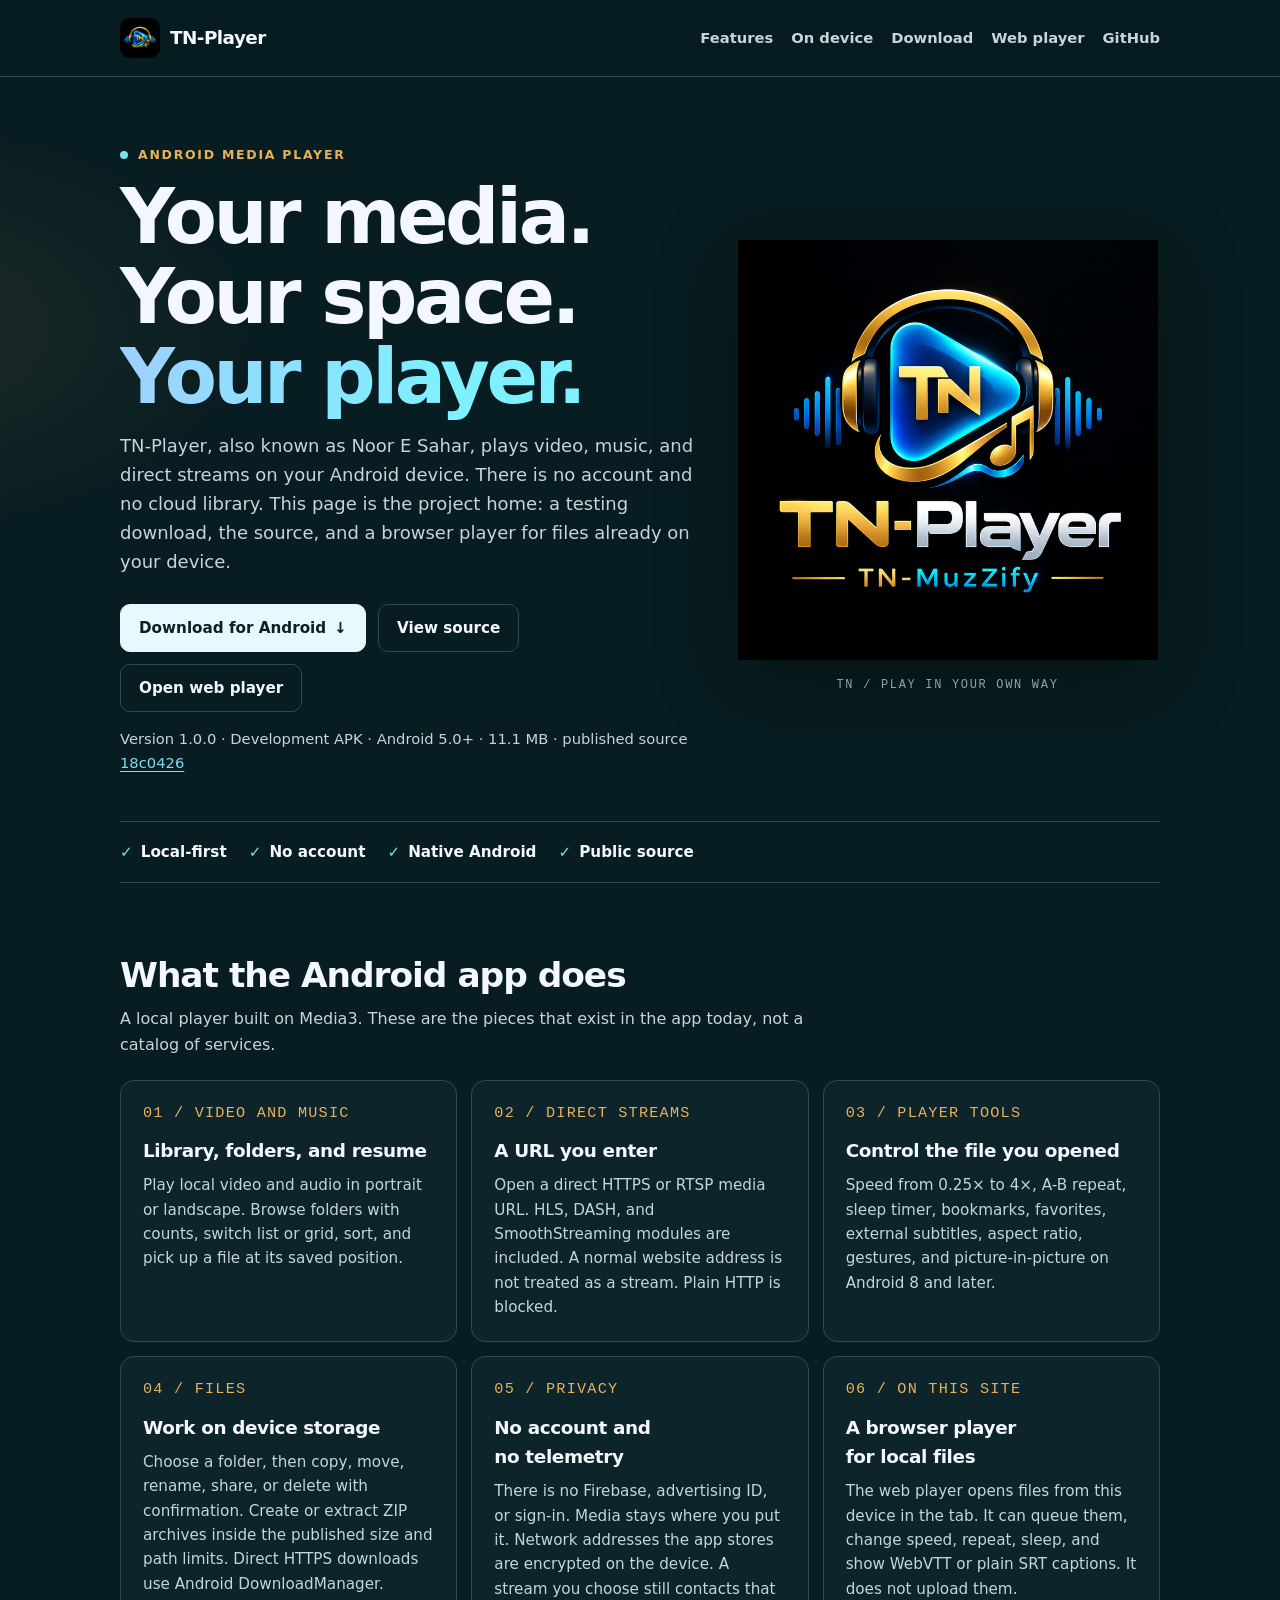
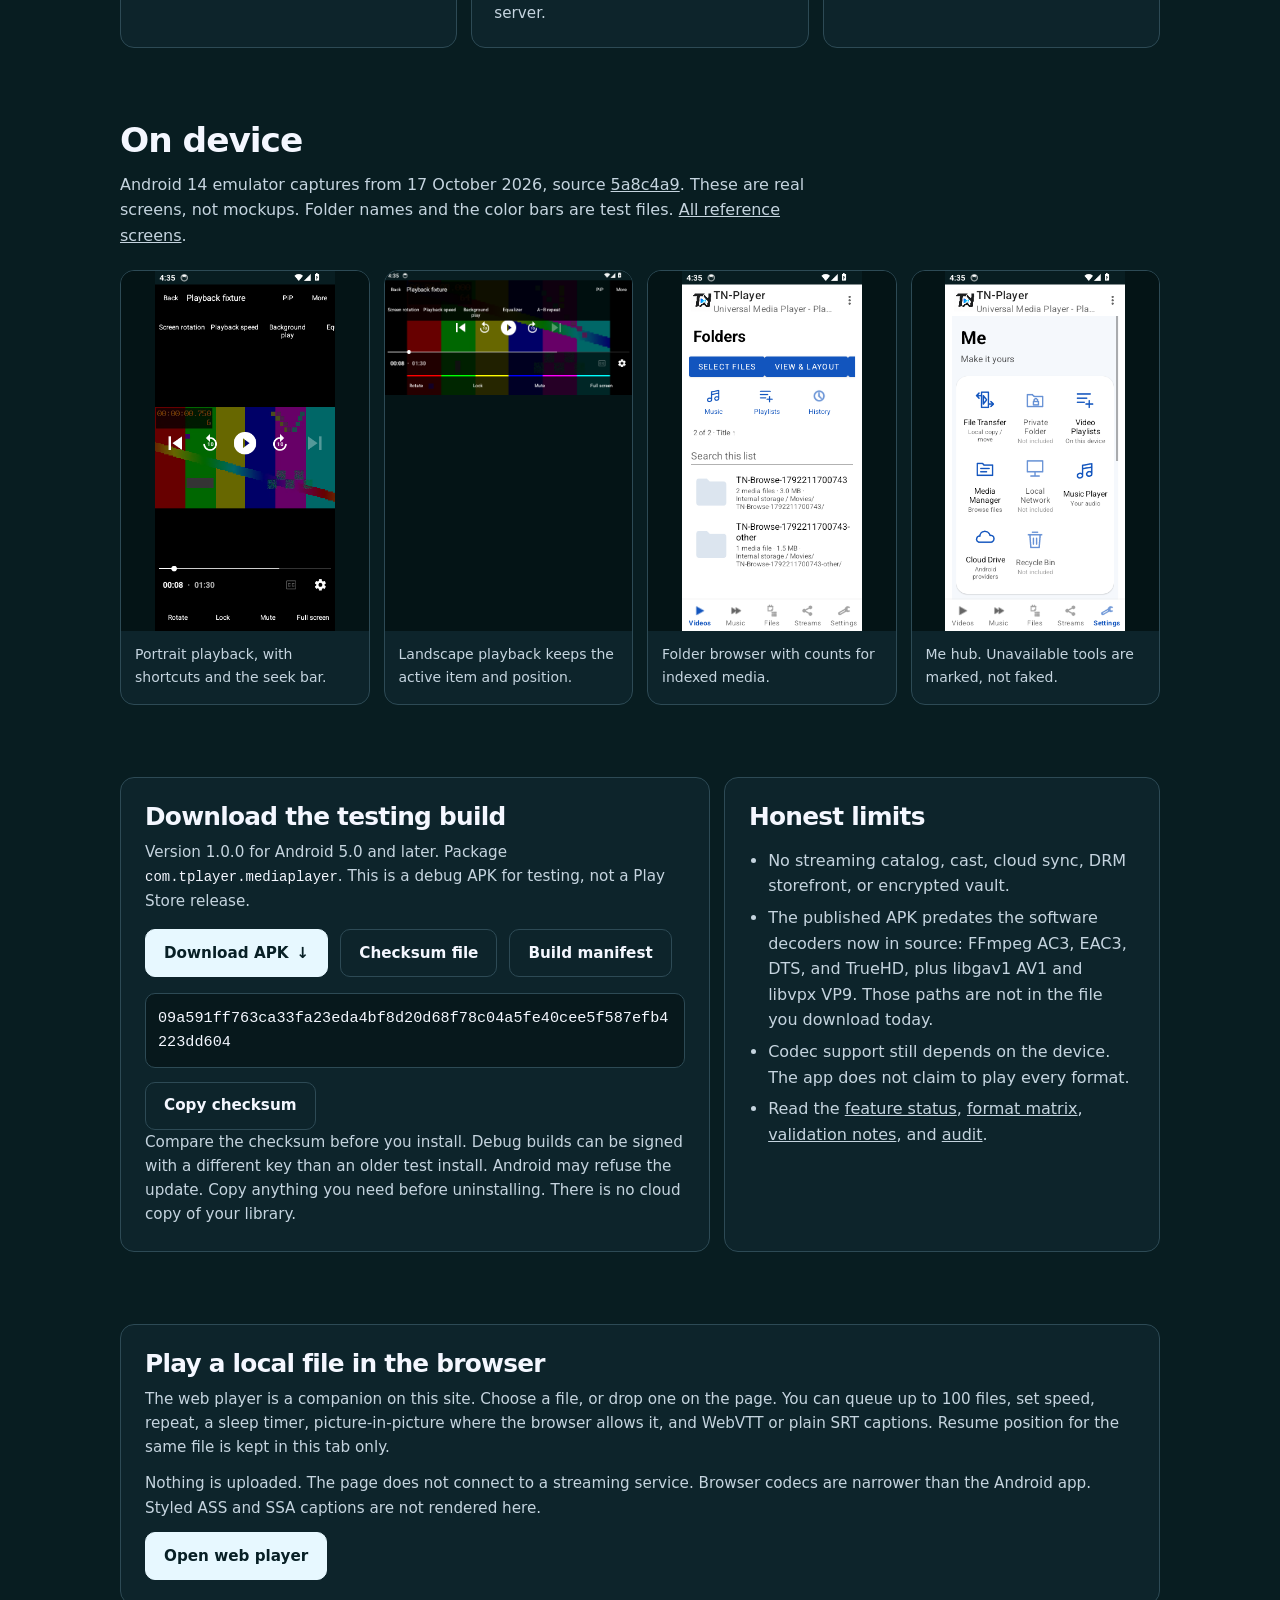
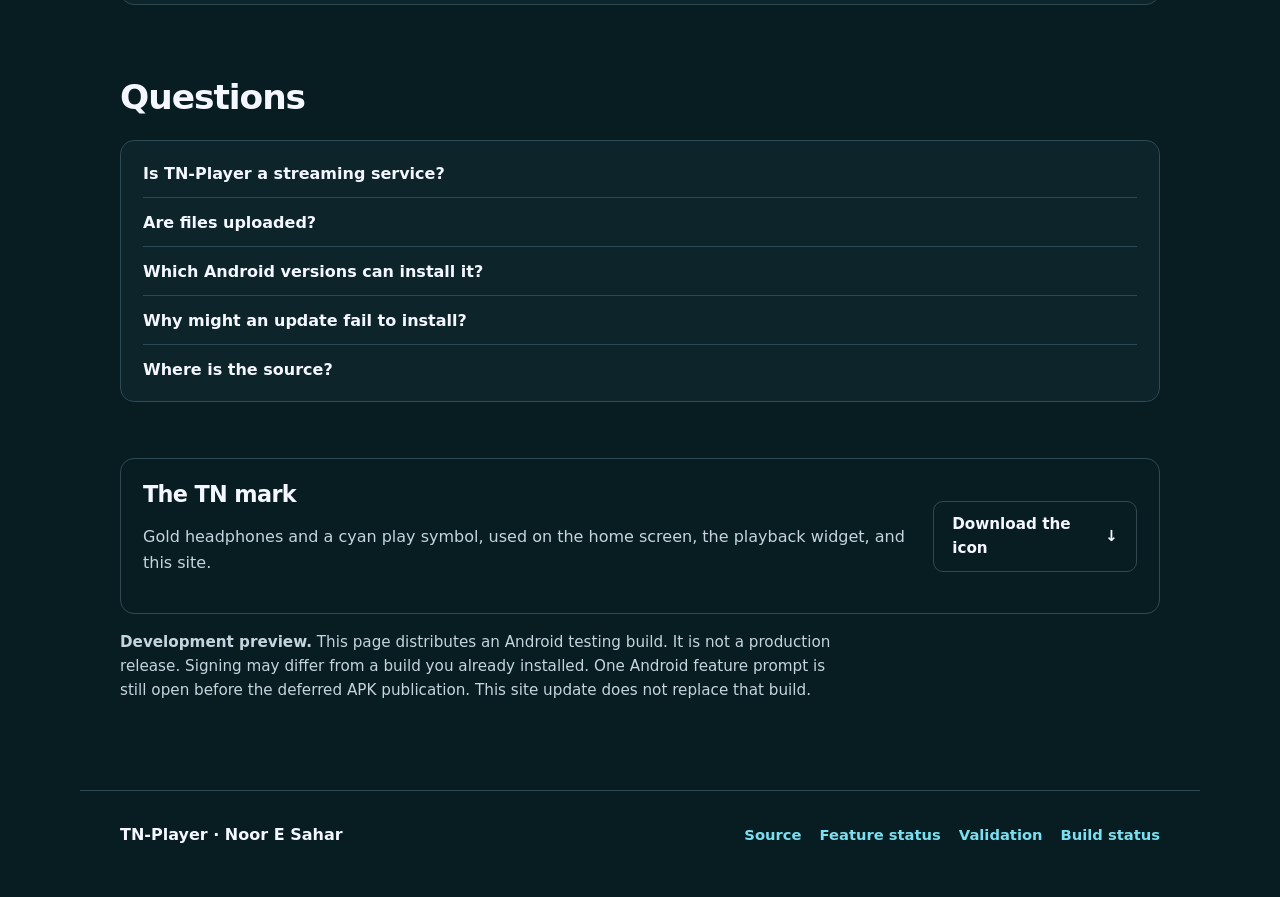
<file: index.html>
<!doctype html>
<html lang="en">
<head>
<meta charset="utf-8">
<meta name="viewport" content="width=device-width, initial-scale=1">
<title>TN-Player — local Android media player</title>
<meta name="description" content="TN-Player (Noor E Sahar) is a local-first Android player for video, music, and direct streams. Download the testing build or open a file in the browser. No account.">
<meta name="application-name" content="TN-Player">
<meta name="robots" content="index, follow">
<meta name="theme-color" content="#081d21">
<meta name="color-scheme" content="dark">
<link rel="canonical" href="https://tajoor621.github.io/TN-Player/">
<meta property="og:type" content="website">
<meta property="og:site_name" content="TN-Player">
<meta property="og:locale" content="en_US">
<meta property="og:title" content="TN-Player — local Android media player">
<meta property="og:description" content="Local-first Android player for video, music, and direct streams. Testing build, public source, and a browser player for files on your device.">
<meta property="og:url" content="https://tajoor621.github.io/TN-Player/">
<meta property="og:image" content="https://tajoor621.github.io/TN-Player/assets/tn-player-brand.png">
<meta property="og:image:alt" content="TN-Player icon: gold TN headphones and a cyan play symbol">
<meta property="og:image:width" content="768">
<meta property="og:image:height" content="768">
<meta name="twitter:card" content="summary">
<meta name="twitter:title" content="TN-Player — local Android media player">
<meta name="twitter:description" content="Local-first Android player for video, music, and direct streams. No account and no cloud library.">
<meta name="twitter:image" content="https://tajoor621.github.io/TN-Player/assets/tn-player-brand.png">
<meta name="twitter:image:alt" content="TN-Player icon: gold TN headphones and a cyan play symbol">
<link rel="manifest" href="./manifest.webmanifest">
<link rel="icon" type="image/png" href="assets/tn-player-icon.png">
<link rel="apple-touch-icon" href="assets/tn-player-icon.png">
<link rel="stylesheet" href="./site.css">
<script src="./pwa.js" defer></script>
<script type="application/ld+json">
{
  "@context": "https://schema.org",
  "@type": "SoftwareApplication",
  "name": "TN-Player",
  "alternateName": "Noor E Sahar",
  "applicationCategory": "MultimediaApplication",
  "operatingSystem": "Android 5.0 and later",
  "softwareVersion": "1.0.0",
  "url": "https://tajoor621.github.io/TN-Player/",
  "downloadUrl": "https://tajoor621.github.io/TN-Player/downloads/TN-Player-1.0.0-debug.apk",
  "codeRepository": "https://github.com/Tajoor621/TN-Player",
  "description": "Local-first Android media player for video, music, and direct streams. Development build with no account and no cloud library.",
  "isAccessibleForFree": true,
  "offers": {
    "@type": "Offer",
    "price": "0",
    "priceCurrency": "USD"
  },
  "sameAs": "https://github.com/Tajoor621/TN-Player",
  "screenshot": [
    {
      "@type": "ImageObject",
      "url": "https://tajoor621.github.io/TN-Player/validation/reference-ui/player-portrait.png",
      "caption": "Portrait playback on an Android 14 emulator"
    },
    {
      "@type": "ImageObject",
      "url": "https://tajoor621.github.io/TN-Player/validation/reference-ui/folders.png",
      "caption": "Folder browser on an Android 14 emulator"
    }
  ]
}
</script>
</head>
<body>
<a class="skip" href="#main">Skip to content</a>
<header class="app-titlebar">
<div class="bar">
<a class="brand" href="./" aria-current="page"><img src="assets/tn-player-icon.png" alt="" width="40" height="40">TN-Player</a>
<button type="button" class="menu-button" aria-expanded="false" aria-controls="primary-nav">Menu</button>
<nav id="primary-nav" aria-label="Primary">
<a href="#experience">Features</a>
<a href="#screens">On device</a>
<a href="#download">Download</a>
<a href="./player.html">Web player</a>
<a href="https://github.com/Tajoor621/TN-Player">GitHub</a>
</nav>
</div>
</header>
<main id="main">
<section class="hero" aria-labelledby="title">
<div>
<p class="eyebrow">Android media player</p>
<h1 id="title">Your media.<br>Your space.<br><span class="gradient">Your player.</span></h1>
<p class="lede">TN-Player, also known as Noor E Sahar, plays video, music, and direct streams on your Android device. There is no account and no cloud library. This page is the project home: a testing download, the source, and a browser player for files already on your device.</p>
<div class="actions">
<a class="button primary" href="downloads/TN-Player-1.0.0-debug.apk" download>Download for Android <span aria-hidden="true">↓</span></a>
<a class="button" href="https://github.com/Tajoor621/TN-Player">View source</a>
<a class="button" href="./player.html">Open web player</a>
</div>
<p class="note" id="build-meta">Version 1.0.0 · Development APK · Android 5.0+</p>
</div>
<figure class="art">
<img src="assets/tn-player-brand.png" alt="TN-Player icon: gold TN headphones and a cyan play symbol" width="768" height="768" fetchpriority="high">
<figcaption>TN / PLAY IN YOUR OWN WAY</figcaption>
</figure>
</section>
<ul class="facts" aria-label="Product facts">
<li><span aria-hidden="true">✓</span>Local-first</li>
<li><span aria-hidden="true">✓</span>No account</li>
<li><span aria-hidden="true">✓</span>Native Android</li>
<li><span aria-hidden="true">✓</span>Public source</li>
</ul>
<section id="experience" aria-labelledby="experience-title">
<div class="section-head">
<h2 id="experience-title">What the Android app does</h2>
<p>A local player built on Media3. These are the pieces that exist in the app today, not a catalog of services.</p>
</div>
<div class="cards">
<article class="card"><p class="number">01 / VIDEO AND MUSIC</p><h3>Library, folders, and resume</h3><p>Play local video and audio in portrait or landscape. Browse folders with counts, switch list or grid, sort, and pick up a file at its saved position.</p></article>
<article class="card"><p class="number">02 / DIRECT STREAMS</p><h3>A URL you enter</h3><p>Open a direct HTTPS or RTSP media URL. HLS, DASH, and SmoothStreaming modules are included. A normal website address is not treated as a stream. Plain HTTP is blocked.</p></article>
<article class="card"><p class="number">03 / PLAYER TOOLS</p><h3>Control the file you opened</h3><p>Speed from 0.25× to 4×, A-B repeat, sleep timer, bookmarks, favorites, external subtitles, aspect ratio, gestures, and picture-in-picture on Android 8 and later.</p></article>
<article class="card"><p class="number">04 / FILES</p><h3>Work on device storage</h3><p>Choose a folder, then copy, move, rename, share, or delete with confirmation. Create or extract ZIP archives inside the published size and path limits. Direct HTTPS downloads use Android DownloadManager.</p></article>
<article class="card"><p class="number">05 / PRIVACY</p><h3>No account and no telemetry</h3><p>There is no Firebase, advertising ID, or sign-in. Media stays where you put it. Network addresses the app stores are encrypted on the device. A stream you choose still contacts that server.</p></article>
<article class="card"><p class="number">06 / ON THIS SITE</p><h3>A browser player for local files</h3><p>The web player opens files from this device in the tab. It can queue them, change speed, repeat, sleep, and show WebVTT or plain SRT captions. It does not upload them.</p></article>
</div>
</section>
<section id="screens" aria-labelledby="screens-title">
<div class="section-head">
<h2 id="screens-title">On device</h2>
<p>Android 14 emulator captures from 17 October 2026, source <a href="https://github.com/Tajoor621/TN-Player/commit/5a8c4a9e59e757985556f12bd675808cd22215e5">5a8c4a9</a>. These are real screens, not mockups. Folder names and the color bars are test files. <a href="https://github.com/Tajoor621/TN-Player/blob/main/validation/reference-ui/README.md">All reference screens</a>.</p>
</div>
<div class="shots">
<figure class="shot">
<img src="validation/reference-ui/player-portrait.png" width="320" height="640" alt="Portrait Android player with a color-bar test video, seek bar at 8 seconds of 1 minute 30, and Rotate, Lock, Mute, and Full screen controls." loading="lazy" decoding="async">
<figcaption>Portrait playback, with shortcuts and the seek bar.</figcaption>
</figure>
<figure class="shot">
<img src="validation/reference-ui/player-landscape.png" width="640" height="320" alt="Landscape Android player showing the same color-bar video, with Equalizer and A-B repeat shortcuts above the transport controls." loading="lazy" decoding="async">
<figcaption>Landscape playback keeps the active item and position.</figcaption>
</figure>
<figure class="shot">
<img src="validation/reference-ui/folders.png" width="320" height="640" alt="Videos tab in folder view listing two test folders with media counts, plus bottom tabs for Videos, Music, Files, Streams, and Settings." loading="lazy" decoding="async">
<figcaption>Folder browser with counts for indexed media.</figcaption>
</figure>
<figure class="shot">
<img src="validation/reference-ui/settings-hub.png" width="320" height="640" alt="Settings hub titled Me. File Transfer, video playlists, media manager, and music are available. Private Folder, Local Network, and Recycle Bin are marked not included. Cloud Drive opens Android providers." loading="lazy" decoding="async">
<figcaption>Me hub. Unavailable tools are marked, not faked.</figcaption>
</figure>
</div>
</section>
<section id="download" aria-labelledby="download-title">
<div class="split">
<div class="panel">
<h2 id="download-title">Download the testing build</h2>
<p>Version 1.0.0 for Android 5.0 and later. Package <code>com.tplayer.mediaplayer</code>. This is a debug APK for testing, not a Play Store release.</p>
<div class="actions">
<a class="button primary" href="downloads/TN-Player-1.0.0-debug.apk" download>Download APK <span aria-hidden="true">↓</span></a>
<a class="button" href="downloads/SHA256SUMS.txt">Checksum file</a>
<a class="button" href="build-info.json">Build manifest</a>
</div>
<p class="hash"><span class="visually-hidden">SHA-256 checksum. </span><span id="checksum">The checksum loads from SHA256SUMS.txt when this page is online.</span></p>
<p><button type="button" id="copy-checksum">Copy checksum</button> <span id="checksum-status" role="status"></span></p>
<noscript><p>JavaScript fills the published commit and checksum from the build files. The download links work without it.</p></noscript>
<p>Compare the checksum before you install. Debug builds can be signed with a different key than an older test install. Android may refuse the update. Copy anything you need before uninstalling. There is no cloud copy of your library.</p>
</div>
<div class="panel">
<h2>Honest limits</h2>
<ul>
<li>No streaming catalog, cast, cloud sync, DRM storefront, or encrypted vault.</li>
<li>The published APK predates the software decoders now in source: FFmpeg AC3, EAC3, DTS, and TrueHD, plus libgav1 AV1 and libvpx VP9. Those paths are not in the file you download today.</li>
<li>Codec support still depends on the device. The app does not claim to play every format.</li>
<li>Read the <a href="https://github.com/Tajoor621/TN-Player/blob/main/FEATURE_STATUS.md">feature status</a>, <a href="https://github.com/Tajoor621/TN-Player/blob/main/docs/FORMATS.md">format matrix</a>, <a href="https://github.com/Tajoor621/TN-Player/blob/main/VALIDATION.md">validation notes</a>, and <a href="https://github.com/Tajoor621/TN-Player/blob/main/AUDIT.md">audit</a>.</li>
</ul>
</div>
</div>
</section>
<section id="web" aria-labelledby="web-title" class="panel">
<h2 id="web-title">Play a local file in the browser</h2>
<p>The web player is a companion on this site. Choose a file, or drop one on the page. You can queue up to 100 files, set speed, repeat, a sleep timer, picture-in-picture where the browser allows it, and WebVTT or plain SRT captions. Resume position for the same file is kept in this tab only.</p>
<p>Nothing is uploaded. The page does not connect to a streaming service. Browser codecs are narrower than the Android app. Styled ASS and SSA captions are not rendered here.</p>
<p><a class="button primary" href="./player.html">Open web player</a></p>
</section>
<section id="questions" aria-labelledby="questions-title">
<div class="section-head">
<h2 id="questions-title">Questions</h2>
</div>
<div class="faq">
<details>
<summary>Is TN-Player a streaming service?</summary>
<p>No. It plays media on your device and direct stream URLs you enter. It does not host a catalog.</p>
</details>
<details>
<summary>Are files uploaded?</summary>
<p>The Android app reads local files and the URLs you add. The web player keeps the file in the browser tab. A stream you choose contacts that server. Embedded passwords in stream URLs are rejected.</p>
</details>
<details>
<summary>Which Android versions can install it?</summary>
<p>Android 5.0 (API 21) and later. The project compiles against API 34. Picture-in-picture needs Android 8 or later.</p>
</details>
<details>
<summary>Why might an update fail to install?</summary>
<p>The download is a debug testing build. Its signing key can differ from an older test build. Uninstalling the older copy may be required. Save what you need first.</p>
</details>
<details>
<summary>Where is the source?</summary>
<p>The repository is <a href="https://github.com/Tajoor621/TN-Player">github.com/Tajoor621/TN-Player</a>. Build instructions are in the README. Publishing a new APK is manually gated while feature work is still open.</p>
</details>
</div>
</section>
<section class="identity" aria-labelledby="identity-title">
<div>
<h2 id="identity-title">The TN mark</h2>
<p>Gold headphones and a cyan play symbol, used on the home screen, the playback widget, and this site.</p>
</div>
<a class="button" href="assets/tn-player-icon.png" download="TN-Player-logo.png">Download the icon <span aria-hidden="true">↓</span></a>
</section>
<p class="status"><strong>Development preview.</strong> This page distributes an Android testing build. It is not a production release. Signing may differ from a build you already installed. One Android feature prompt is still open before the deferred APK publication. This site update does not replace that build.</p>
</main>
<footer>
<p>TN-Player · Noor E Sahar</p>
<nav aria-label="Footer">
<a href="https://github.com/Tajoor621/TN-Player">Source</a>
<a href="https://github.com/Tajoor621/TN-Player/blob/main/FEATURE_STATUS.md">Feature status</a>
<a href="https://github.com/Tajoor621/TN-Player/blob/main/VALIDATION.md">Validation</a>
<a href="https://github.com/Tajoor621/TN-Player/actions">Build status</a>
</nav>
</footer>
<script>
if ("serviceWorker" in navigator) {
    navigator.serviceWorker.register("./sw.js").catch(error => {
        console.warn("TN-Player offline setup failed:", error);
    });
}
</script>
</body>
</html>
</file>
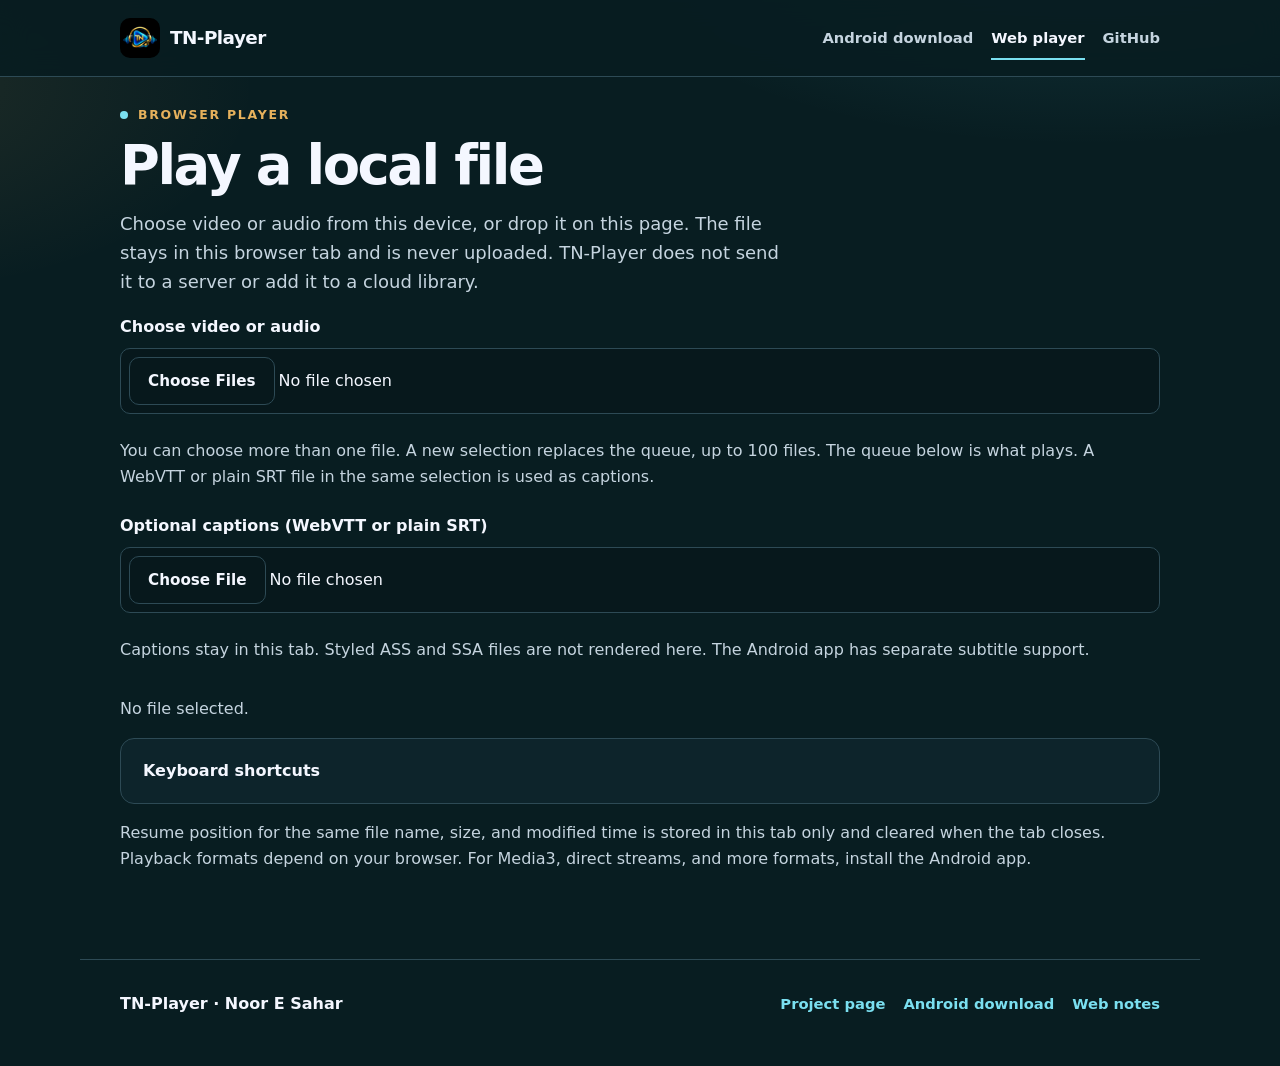
<file: player.html>
<!doctype html>
<html lang="en">
<head>
<meta charset="utf-8">
<meta name="viewport" content="width=device-width, initial-scale=1">
<title>Play a local file · TN-Player</title>
<meta name="description" content="Play video and audio from this device in the TN-Player web player. Files stay in your browser and are never uploaded.">
<meta name="robots" content="index, follow">
<meta name="theme-color" content="#081d21">
<meta name="color-scheme" content="dark">
<link rel="canonical" href="https://tajoor621.github.io/TN-Player/player.html">
<meta property="og:type" content="website">
<meta property="og:site_name" content="TN-Player">
<meta property="og:title" content="Play a local file · TN-Player">
<meta property="og:description" content="Browser player for video and audio on this device. Nothing is uploaded. Not a streaming catalog.">
<meta property="og:url" content="https://tajoor621.github.io/TN-Player/player.html">
<meta property="og:image" content="https://tajoor621.github.io/TN-Player/assets/tn-player-brand.png">
<meta property="og:image:alt" content="TN-Player icon: gold TN headphones and a cyan play symbol">
<meta name="twitter:card" content="summary">
<meta name="twitter:title" content="Play a local file · TN-Player">
<meta name="twitter:description" content="Browser player for video and audio on this device. Nothing is uploaded.">
<meta name="twitter:image" content="https://tajoor621.github.io/TN-Player/assets/tn-player-brand.png">
<link rel="manifest" href="./manifest.webmanifest">
<link rel="icon" href="./assets/tn-player-icon.png" type="image/png">
<link rel="apple-touch-icon" href="./assets/tn-player-icon.png">
<link rel="stylesheet" href="./site.css">
<script src="./pwa.js" defer></script>
</head>
<body class="player-page">
<a class="skip" href="#main">Skip to content</a>
<header class="app-titlebar">
<div class="bar">
<a class="brand" href="./"><img src="./assets/tn-player-icon.png" width="40" height="40" alt="">TN-Player</a>
<button type="button" class="menu-button" aria-expanded="false" aria-controls="primary-nav">Menu</button>
<nav id="primary-nav" aria-label="Primary">
<a href="./#download">Android download</a>
<a href="./player.html" aria-current="page">Web player</a>
<a href="https://github.com/Tajoor621/TN-Player">GitHub</a>
</nav>
</div>
</header>
<main id="main">
<p class="eyebrow">Browser player</p>
<h1>Play a local file</h1>
<p class="lede">Choose video or audio from this device, or drop it on this page. The file stays in this browser tab and is never uploaded. TN-Player does not send it to a server or add it to a cloud library.</p>
<div class="picker">
<label for="media-file">Choose video or audio</label>
<input id="media-file" type="file" multiple accept="video/*,audio/*,.mkv,.m4a,.flac,.wav,.ogg,.webm,.mp4,.mp3,.aac,.opus,.srt,.vtt" aria-describedby="file-hint">
<p id="file-hint">You can choose more than one file. A new selection replaces the queue, up to 100 files. The queue below is what plays. A WebVTT or plain SRT file in the same selection is used as captions.</p>
<label for="subtitle-file">Optional captions (WebVTT or plain SRT)</label>
<input id="subtitle-file" type="file" accept=".vtt,.srt,text/vtt" aria-describedby="caption-hint">
<p id="caption-hint">Captions stay in this tab. Styled ASS and SSA files are not rendered here. The Android app has separate subtitle support.</p>
</div>
<video id="media" controls playsinline preload="metadata" aria-label="Local media playback" hidden></video>
<p id="status" role="status" aria-live="polite">No file selected.</p>
<fieldset id="tools" hidden>
<legend>Playback options</legend>
<label for="rate">Speed
<select id="rate">
<option value="0.5">0.5×</option>
<option value="0.75">0.75×</option>
<option value="1" selected>1×</option>
<option value="1.25">1.25×</option>
<option value="1.5">1.5×</option>
<option value="2">2×</option>
</select>
</label>
<label for="repeat">Repeat
<select id="repeat">
<option value="off" selected>Off</option>
<option value="one">This file</option>
<option value="all">Queue</option>
</select>
</label>
<label for="sleep">Sleep timer
<select id="sleep">
<option value="0" selected>Off</option>
<option value="15">15 minutes</option>
<option value="30">30 minutes</option>
<option value="45">45 minutes</option>
<option value="60">60 minutes</option>
</select>
</label>
<button id="pip" type="button">Picture in picture</button>
<button id="clear-queue" type="button">Clear queue</button>
</fieldset>
<ol id="queue" hidden aria-label="Playback queue"></ol>
<button id="install" class="primary" type="button" hidden>Install web player</button>
<details class="faq">
<summary>Keyboard shortcuts</summary>
<ul class="shortcuts">
<li><kbd>Space</kbd> or <kbd>K</kbd> plays or pauses when focus is not on a control or the video</li>
<li><kbd>Left</kbd> and <kbd>Right</kbd> seek 10 seconds</li>
<li><kbd>M</kbd> mutes, <kbd>F</kbd> toggles full screen</li>
<li><kbd>N</kbd> plays the next file, <kbd>P</kbd> the previous file</li>
</ul>
<p>The video controls keep their own keys while that control is focused. The Android app supports 0.25× to 4×. This page offers the speeds above.</p>
</details>
<p>Resume position for the same file name, size, and modified time is stored in this tab only and cleared when the tab closes. Playback formats depend on your browser. For Media3, direct streams, and more formats, install the Android app.</p>
<noscript><p>Choosing a file needs JavaScript so the page can play it locally. Files are not uploaded either way.</p></noscript>
</main>
<footer>
<p>TN-Player · Noor E Sahar</p>
<nav aria-label="Footer">
<a href="./">Project page</a>
<a href="./#download">Android download</a>
<a href="https://github.com/Tajoor621/TN-Player/blob/main/docs/PWA.md">Web notes</a>
</nav>
</footer>
<script>
if ("serviceWorker" in navigator) {
    navigator.serviceWorker.register("./sw.js").catch(error => {
        console.warn("TN-Player offline setup failed:", error);
    });
}
</script>
</body>
</html>
</file>
<file: site.css>
:root {
  color-scheme: dark;
  --ink: #081d21;
  --card: #0d242b;
  --text: #f4f7ff;
  --muted: #c5d4df;
  --faint: #a9c0ce;
  --line: #2d4a55;
  --accent: #7adff0;
  --gold: #e6b15c;
  --primary-bg: #e7f8ff;
  --primary-text: #082026;
  --focus: #9aecf8;
  --max: 1120px;
  --header: 76px;
}

* { box-sizing: border-box; }

html { scroll-behavior: smooth; }

body {
  margin: 0;
  background:
    radial-gradient(900px 420px at 85% -10%, rgba(90, 212, 234, 0.16), transparent 60%),
    radial-gradient(700px 380px at -10% 8%, rgba(230, 177, 92, 0.1), transparent 55%),
    var(--ink);
  color: var(--text);
  font: 16px/1.6 system-ui, -apple-system, BlinkMacSystemFont, "Segoe UI", sans-serif;
}

img { max-width: 100%; height: auto; }

a { color: inherit; }

p { color: var(--muted); }

h1, h2, h3 { color: var(--text); text-wrap: balance; }

h1 {
  font-size: clamp(2.5rem, 7vw, 4.75rem);
  line-height: 1.05;
  letter-spacing: -0.045em;
  font-weight: 720;
  margin: 12px 0 16px;
}

h2 {
  font-size: clamp(1.7rem, 3vw, 2.15rem);
  line-height: 1.2;
  letter-spacing: -0.03em;
  margin: 0;
}

h3 { font-size: 1.15rem; letter-spacing: -0.02em; margin: 0 0 8px; }

:focus-visible {
  outline: 3px solid var(--focus);
  outline-offset: 3px;
}

.skip {
  position: absolute;
  left: 16px;
  top: 8px;
  transform: translateY(-150%);
  background: var(--primary-bg);
  color: var(--primary-text);
  padding: 10px 14px;
  border-radius: 8px;
  z-index: 8;
  font-weight: 700;
}

.skip:focus { transform: none; }

.app-titlebar {
  position: sticky;
  top: 0;
  z-index: 5;
  border-bottom: 1px solid var(--line);
  background: rgba(8, 29, 33, 0.92);
  backdrop-filter: blur(14px);
}

.menu-button { display: none; }

.bar {
  max-width: var(--max);
  margin: 0 auto;
  min-height: var(--header);
  padding: 10px 40px;
  display: flex;
  align-items: center;
  justify-content: space-between;
  gap: 12px 28px;
  flex-wrap: wrap;
}

.brand {
  display: inline-flex;
  align-items: center;
  gap: 10px;
  color: var(--text);
  text-decoration: none;
  font-weight: 750;
  letter-spacing: -0.03em;
  font-size: 1.15rem;
  min-height: 44px;
}

.brand img { width: 40px; height: 40px; border-radius: 10px; }

nav { display: flex; flex-wrap: wrap; gap: 6px 18px; }

nav a {
  color: var(--muted);
  text-decoration: none;
  font-size: 0.92rem;
  font-weight: 650;
  min-height: 44px;
  display: inline-flex;
  align-items: center;
}

nav a:hover { color: var(--text); }

nav a[aria-current="page"] { color: var(--text); box-shadow: inset 0 -2px 0 var(--accent); }

main {
  max-width: var(--max);
  margin: 0 auto;
  padding: 28px 40px 72px;
}

.hero {
  display: grid;
  grid-template-columns: minmax(0, 1.15fr) minmax(260px, 0.85fr);
  gap: 28px 40px;
  align-items: center;
  margin-top: 12px;
  padding: 28px 0 20px;
}

.eyebrow {
  display: flex;
  align-items: center;
  gap: 10px;
  margin: 0;
  color: var(--gold);
  font-size: 0.78rem;
  font-weight: 750;
  letter-spacing: 0.14em;
  text-transform: uppercase;
}

.eyebrow::before {
  content: "";
  width: 8px;
  height: 8px;
  border-radius: 50%;
  background: var(--accent);
}

.lede { max-width: 42rem; font-size: 1.125rem; margin-top: 0; }

.gradient { color: var(--accent); }

@supports ((-webkit-background-clip: text) or (background-clip: text)) {
  .gradient {
    background: linear-gradient(100deg, #9fd0ff, #7ef0ff 70%);
    -webkit-background-clip: text;
    background-clip: text;
    color: transparent;
  }
}

.actions { display: flex; flex-wrap: wrap; gap: 12px; margin-top: 28px; }

.button, button, input::file-selector-button {
  display: inline-flex;
  align-items: center;
  justify-content: center;
  gap: 8px;
  min-height: 48px;
  padding: 10px 18px;
  border-radius: 10px;
  border: 1px solid var(--line);
  background: transparent;
  color: var(--text);
  font: inherit;
  font-weight: 700;
  font-size: 0.95rem;
  text-decoration: none;
  cursor: pointer;
}

.button.primary, button.primary {
  background: var(--primary-bg);
  color: var(--primary-text);
  border-color: var(--primary-bg);
}

.button:hover, button:hover, input::file-selector-button:hover { background: #14313a; }

.button.primary:hover, button.primary:hover { background: #c9eef8; }

.note { font-size: 0.92rem; max-width: 40rem; }

.note a, .prose a, .status a, .card a, .faq a, footer a, .hash a {
  color: var(--accent);
  text-decoration-thickness: 1px;
  text-underline-offset: 3px;
}

.art { margin: 0; text-align: center; }

.art img {
  width: min(100%, 420px);
  aspect-ratio: 1;
  object-fit: contain;
  filter: drop-shadow(0 18px 40px rgba(0, 0, 0, 0.35));
}

.art figcaption {
  color: var(--faint);
  font: 0.75rem/1.5 ui-monospace, monospace;
  letter-spacing: 0.14em;
  margin-top: 8px;
}

.facts {
  display: flex;
  flex-wrap: wrap;
  gap: 10px 22px;
  list-style: none;
  margin: 12px 0 0;
  padding: 18px 0;
  border-top: 1px solid var(--line);
  border-bottom: 1px solid var(--line);
}

.facts li { color: var(--text); font-size: 0.95rem; font-weight: 650; }

.facts li span { color: var(--accent); margin-right: 8px; }

section { margin-top: 72px; scroll-margin-top: 96px; }

.section-head { max-width: 44rem; margin-bottom: 22px; }

.section-head p { margin: 10px 0 0; }

.cards {
  display: grid;
  grid-template-columns: repeat(3, minmax(0, 1fr));
  gap: 14px;
}

.card, .panel, .faq, .shot {
  background: var(--card);
  border: 1px solid var(--line);
  border-radius: 14px;
}

.card { padding: 22px; }

.card p, .panel p { margin: 0; font-size: 0.95rem; }
.card > * + * { margin-top: 12px; }
.panel p + p { margin-top: 12px; }
.panel .actions { margin-top: 16px; margin-bottom: 16px; }
.panel p.hash { margin: 14px 0; }

.number {
  color: var(--gold);
  font: 0.75rem/1.4 ui-monospace, monospace;
  letter-spacing: 0.08em;
}

.shots {
  display: grid;
  grid-template-columns: repeat(4, minmax(0, 1fr));
  gap: 14px;
}

.shot { margin: 0; overflow: hidden; }

.shot img {
  display: block;
  width: 100%;
  height: 360px;
  object-fit: contain;
  object-position: top center;
  background: #041416;
}

.shot figcaption { padding: 12px 14px 16px; color: var(--muted); font-size: 0.875rem; }

.split {
  display: grid;
  grid-template-columns: 1.15fr 0.85fr;
  gap: 14px;
}

.panel { padding: 24px; }

.panel h2 { font-size: 1.55rem; margin-bottom: 8px; }

.panel ul, .faq ul, .shortcuts { padding-left: 1.2rem; color: var(--muted); }

.panel li + li, .faq li + li { margin-top: 6px; }

.hash {
  margin: 14px 0;
  padding: 12px;
  border-radius: 10px;
  background: #07181c;
  border: 1px solid var(--line);
  overflow-wrap: anywhere;
  font-family: ui-monospace, monospace;
  font-size: 0.82rem;
  color: var(--text);
}

.identity {
  display: flex;
  align-items: center;
  justify-content: space-between;
  gap: 20px;
  margin-top: 56px;
  padding: 22px;
  border: 1px solid var(--line);
  border-radius: 14px;
}

.identity h2 { font-size: 1.4rem; }

.status { max-width: 75ch; font-size: 0.95rem; }

.faq { padding: 8px 22px; }

.faq details { border-bottom: 1px solid var(--line); }

.faq details:last-child { border-bottom: 0; }

.faq summary {
  cursor: pointer;
  min-height: 48px;
  display: flex;
  align-items: center;
  font-weight: 700;
  color: var(--text);
}

.faq details p { margin: 0 0 16px; }

footer {
  max-width: var(--max);
  margin: 0 auto;
  padding: 22px 40px 40px;
  border-top: 1px solid var(--line);
  display: flex;
  justify-content: space-between;
  gap: 16px 28px;
  flex-wrap: wrap;
  align-items: center;
}

footer p { margin: 0; color: var(--text); font-weight: 700; }

footer nav { justify-content: flex-end; }

kbd, code {
  font-family: ui-monospace, monospace;
  font-size: 0.92em;
}

code { color: var(--text); }

kbd {
  border: 1px solid var(--line);
  border-bottom-width: 2px;
  border-radius: 5px;
  padding: 0 5px;
  color: var(--text);
}

[hidden] { display: none !important; }

.player-page h1 { font-size: clamp(2.1rem, 6vw, 3.4rem); margin-top: 12px; }

.picker, .stack { display: grid; gap: 8px; margin: 18px 0; }

label { font-weight: 700; color: var(--text); }

input[type="file"], select {
  font: inherit;
  color: var(--text);
  background: #07181c;
  border: 1px solid var(--line);
  border-radius: 10px;
  min-height: 48px;
  max-width: 100%;
  padding: 8px;
}

video {
  display: block;
  width: 100%;
  max-height: 62vh;
  min-height: 64px;
  margin: 8px 0 12px;
  border-radius: 12px;
  background: #020607;
}

video[hidden] { display: none; }

#tools {
  display: flex;
  flex-wrap: wrap;
  gap: 12px 16px;
  align-items: end;
  margin: 8px 0 18px;
  padding: 16px;
  border: 1px solid var(--line);
  border-radius: 14px;
}

#tools[hidden] { display: none; }

#tools label { display: grid; gap: 6px; font-size: 0.92rem; }

#queue {
  list-style: none;
  margin: 0 0 20px;
  padding: 0;
  display: grid;
  gap: 8px;
}

#queue li {
  display: grid;
  grid-template-columns: minmax(0, 1fr) auto auto;
  gap: 8px;
  align-items: center;
  padding: 8px;
  border: 1px solid var(--line);
  border-radius: 10px;
}

#queue [aria-current="true"] { border-color: var(--accent); }

.queue-play, .queue-remove {
  min-height: 44px;
  min-width: 0;
  text-align: left;
  justify-content: flex-start;
  overflow-wrap: anywhere;
  white-space: normal;
}

.queue-remove { justify-content: center; }

#queue [aria-current="true"] { background: #10343c; }

.queue-meta { color: var(--faint); font-size: 0.82rem; }

body.is-dropping main { outline: 3px dashed var(--accent); outline-offset: -12px; }

.visually-hidden {
  position: absolute;
  width: 1px;
  height: 1px;
  padding: 0;
  margin: -1px;
  overflow: hidden;
  clip: rect(0, 0, 0, 0);
  white-space: nowrap;
  border: 0;
}

@media (max-width: 980px) {
  .cards, .shots { grid-template-columns: 1fr 1fr; }
  .split, .hero { grid-template-columns: 1fr; }
}

@media (max-width: 680px) {
  .bar, main, footer { padding-left: 20px; padding-right: 20px; }
  .cards, .shots { grid-template-columns: 1fr; }
  .shot img { height: auto; max-height: 520px; }
  .identity { flex-direction: column; align-items: flex-start; }
  #queue li { grid-template-columns: 1fr; }
  html:not(.js) section { scroll-margin-top: 200px; }
  .js .menu-button { display: inline-flex; }
  .js:not(.nav-open) #primary-nav { display: none; }
  .js.nav-open #primary-nav {
    display: flex;
    flex-direction: column;
    position: absolute;
    right: 20px;
    top: calc(100% - 6px);
    min-width: 220px;
    padding: 8px;
    background: #0c2228;
    border: 1px solid var(--line);
    border-radius: 12px;
    z-index: 6;
  }
}

@media (forced-colors: active) {
  .gradient { background: none; color: CanvasText; -webkit-text-fill-color: CanvasText; }
  .button, button, .card, .panel, .shot, .faq { border: 1px solid ButtonText; }
}

@media print {
  body { background: #fff; color: #111; }
  .app-titlebar, .actions, video, #tools, #install { display: none; }
  a { text-decoration: underline; }
  .card, .panel, .shot, .faq { break-inside: avoid; }
}

@media (prefers-reduced-motion: reduce) {
  html { scroll-behavior: auto; }
  *, *::before, *::after {
    animation: none !important;
    transition: none !important;
  }
}

.wco-visible body { padding-top: calc(env(titlebar-area-y, 0px) + env(titlebar-area-height, 0px)); }

.wco-visible .app-titlebar {
  position: fixed;
  top: env(titlebar-area-y, 0px);
  left: env(titlebar-area-x, 0px);
  width: env(titlebar-area-width, 100%);
  height: env(titlebar-area-height, 0px);
  max-width: none;
  margin: 0;
  padding: 0;
  border: 0;
  overflow: hidden;
  background: #081d21;
  z-index: 6;
  -webkit-app-region: drag;
  app-region: drag;
}

.wco-visible .bar {
  max-width: none;
  width: 100%;
  min-height: 0;
  height: 100%;
  padding: 0 12px;
  flex-wrap: nowrap;
}

.wco-visible .app-titlebar a, .wco-visible .app-titlebar button {
  -webkit-app-region: no-drag;
  app-region: no-drag;
}

.wco-visible .brand img {
  width: min(28px, env(titlebar-area-height, 28px));
  height: min(28px, env(titlebar-area-height, 28px));
}

.wco-visible .skip:focus { z-index: 7; }
</file>
